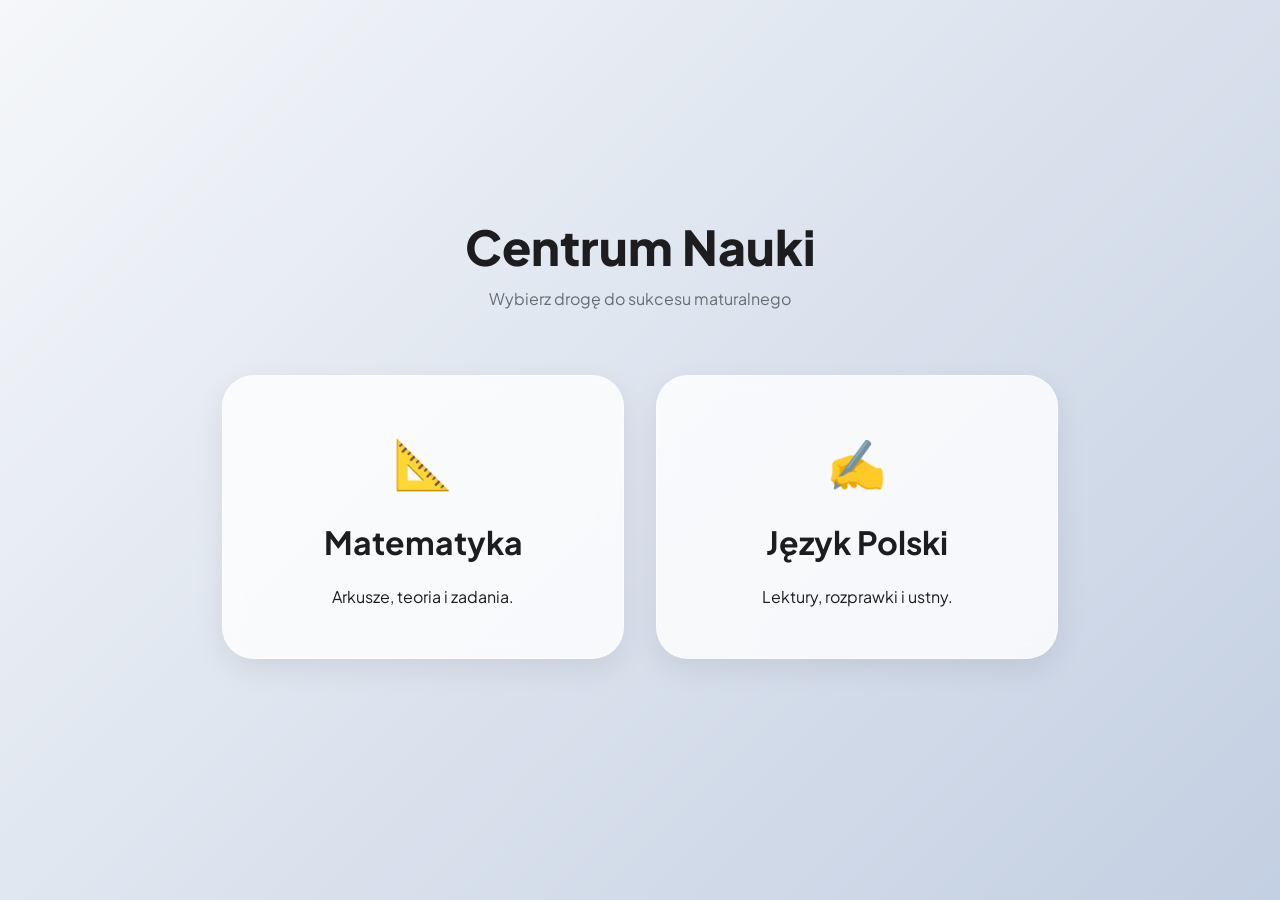
<file: index.html>
<!DOCTYPE html>
<html lang="pl">
<head>
    <meta charset="UTF-8">
    <meta name="viewport" content="width=device-width, initial-scale=1.0">
    <title>EduHub | Wybierz Przedmiot</title>
    <link href="https://fonts.googleapis.com/css2?family=Plus+Jakarta+Sans:wght@400;600;800&display=swap" rel="stylesheet">
    <link rel="stylesheet" href="assets/css/global.css">
    <style>
        body { background: var(--bg-gradient); min-height: 100vh; display: flex; flex-direction: column; align-items: center; justify-content: center; }
        .hub-container { width: 100%; max-width: 900px; display: grid; grid-template-columns: repeat(auto-fit, minmax(300px, 1fr)); gap: 2rem; padding: 2rem; }
        .card { 
            background: rgba(255, 255, 255, 0.8); backdrop-filter: blur(10px); border-radius: 32px; padding: 3rem; 
            text-decoration: none; color: var(--text-dark); text-align: center; transition: var(--transition); 
            box-shadow: var(--card-shadow); border: 1px solid rgba(255,255,255,0.5);
        }
        .card:hover { transform: translateY(-10px); background: white; }
        .card h2 { font-size: 2rem; margin-bottom: 1rem; }
        .card-math:hover { border-bottom: 6px solid var(--accent-math); }
        .card-polish:hover { border-bottom: 6px solid var(--accent-polish); }
    </style>
</head>
<body>
    <header style="text-align: center; margin-bottom: 2rem;">
        <h1 style="font-size: 3rem; font-weight: 800;">Centrum Nauki</h1>
        <p style="color: var(--text-muted);">Wybierz drogę do sukcesu maturalnego</p>
    </header>

    <main class="hub-container">
        <a href="subjects/matematyka/index.html" class="card card-math">
            <div style="font-size: 3rem; margin-bottom: 1rem;">📐</div>
            <h2>Matematyka</h2>
            <p>Arkusze, teoria i zadania.</p>
        </a>
        <a href="subjects/polski/index.html" class="card card-polish">
            <div style="font-size: 3rem; margin-bottom: 1rem;">✍️</div>
            <h2>Język Polski</h2>
            <p>Lektury, rozprawki i ustny.</p>
        </a>
    </main>
</body>
</html>
</file>
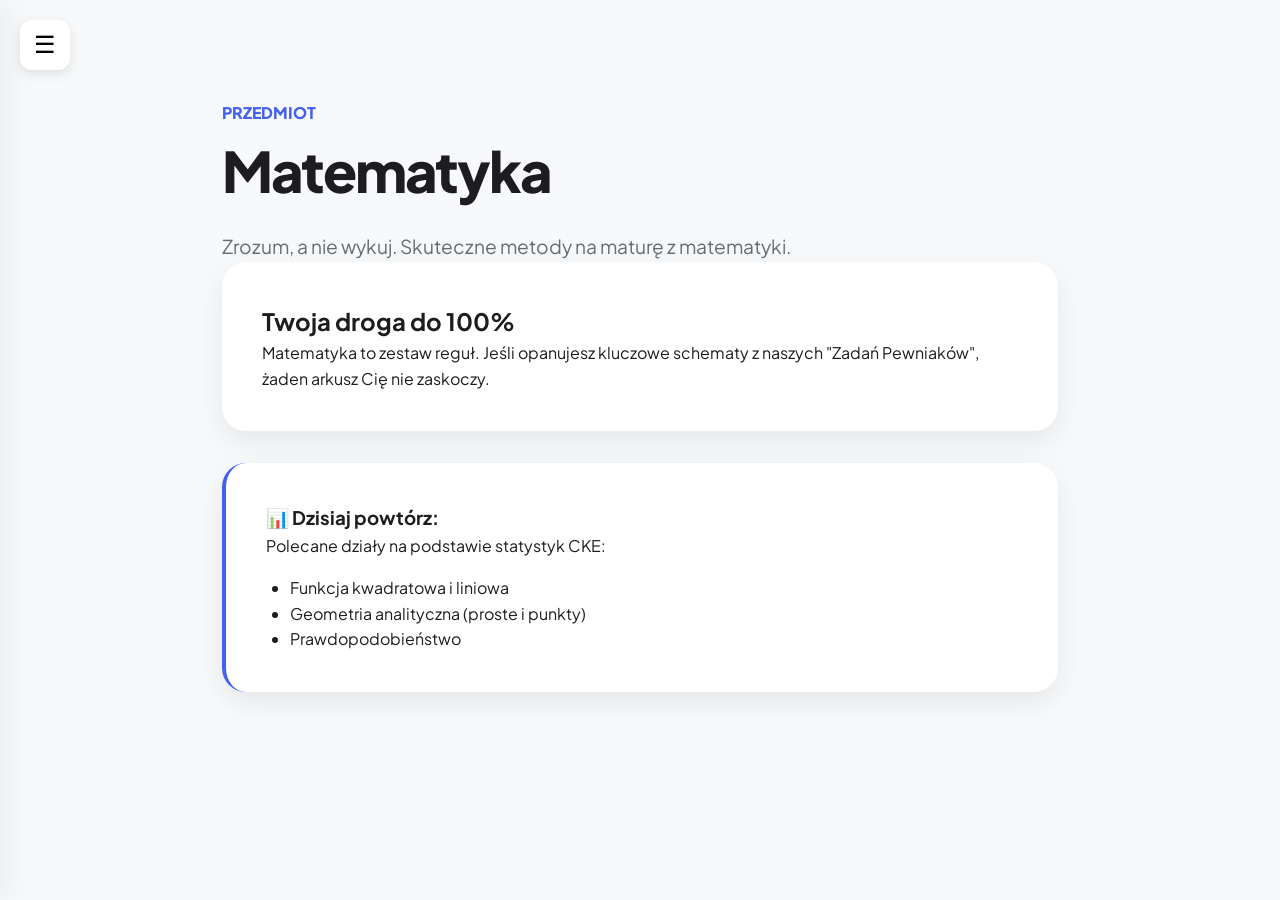
<file: subjects/matematyka/index.html>
<!DOCTYPE html>
<html lang="pl">
<head>
    <meta charset="UTF-8">
    <meta name="viewport" content="width=device-width, initial-scale=1.0">
    <title>Matematyka | EduHub</title>
    <link href="https://fonts.googleapis.com/css2?family=Plus+Jakarta+Sans:wght@400;600;800&display=swap" rel="stylesheet">
    <link rel="stylesheet" href="../../assets/css/global.css">
    <style>
        .math-accent { color: var(--accent-math); font-weight: 800; text-transform: uppercase; }
        .nav-link:hover { color: var(--accent-math); background: #f0f4ff; }
    </style>
</head>
<body>

    <button class="menu-toggle" onclick="toggleMenu()">☰</button>
    <div class="overlay" onclick="toggleMenu()"></div>

    <nav class="sidebar" id="sidebar">
        <div class="nav-section">
            <h3>Działy i Teoria</h3>
            <a href="#" class="nav-link">📐 Funkcje</a>
            <a href="#" class="nav-link">🔢 Ciągi</a>
            <a href="#" class="nav-link">🧊 Stereometria</a>
        </div>
        <div class="nav-section">
            <h3>Egzamin</h3>
            <a href="#" class="nav-link">📝 Zadania Pewniaki</a>
            <a href="#" class="nav-link">⏱️ Arkusze</a>
            <a href="#" class="nav-link">🧮 Tablice</a>
        </div>
        <div style="margin-top: auto;">
            <a href="../../index.html" class="nav-link" style="color: #94a3b8;">🏠 Powrót do HUBa</a>
        </div>
    </nav>

    <main class="container">
        <div class="page-header">
            <span class="math-accent">Przedmiot</span>
            <h1 style="font-size: 3.5rem; font-weight: 800; letter-spacing: -2px;">Matematyka</h1>
            <p style="font-size: 1.2rem; color: var(--text-muted); margin-top: 1rem;">
                Zrozum, a nie wykuj. Skuteczne metody na maturę z matematyki.
            </p>
        </div>

        <section class="content-card">
            <h2>Twoja droga do 100%</h2>
            <p>Matematyka to zestaw reguł. Jeśli opanujesz kluczowe schematy z naszych "Zadań Pewniaków", żaden arkusz Cię nie zaskoczy.</p>
        </section>

        <section class="content-card" style="border-left: 4px solid var(--accent-math);">
            <h3>📊 Dzisiaj powtórz:</h3>
            <p>Polecane działy na podstawie statystyk CKE:</p>
            <ul style="margin: 1rem 0 0 1.5rem;">
                <li>Funkcja kwadratowa i liniowa</li>
                <li>Geometria analityczna (proste i punkty)</li>
                <li>Prawdopodobieństwo</li>
            </ul>
        </section>
    </main>

    <script src="../../assets/js/menu.js"></script>
</body>
</html>
</file>
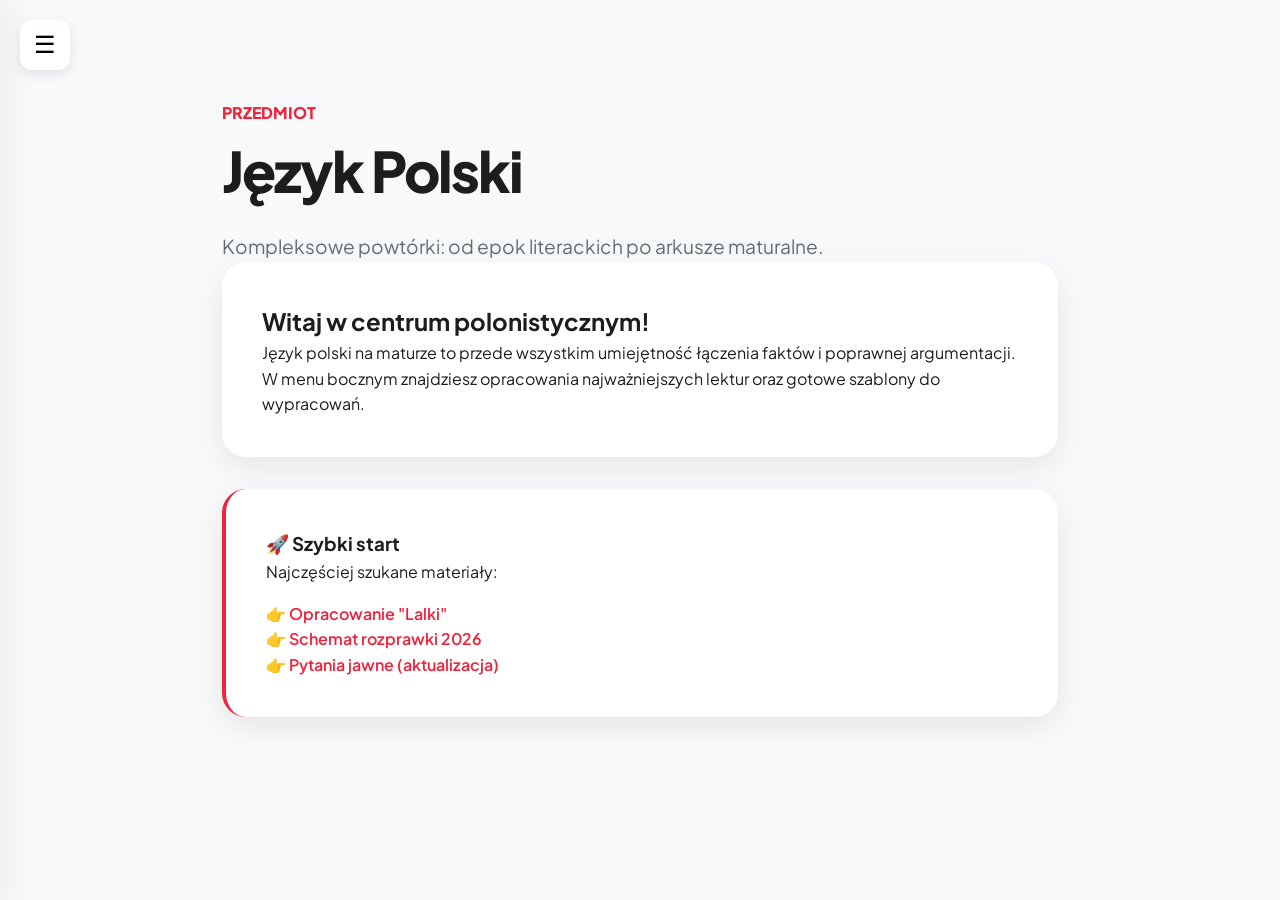
<file: subjects/polski/index.html>
<!DOCTYPE html>
<html lang="pl">
<head>
    <meta charset="UTF-8">
    <meta name="viewport" content="width=device-width, initial-scale=1.0">
    <title>Język Polski | EduHub</title>
    <link href="https://fonts.googleapis.com/css2?family=Plus+Jakarta+Sans:wght@400;600;800&display=swap" rel="stylesheet">
    <link rel="stylesheet" href="../../assets/css/global.css">
</head>
<body>

    <button class="menu-toggle" onclick="toggleMenu()">☰</button>
    <div class="overlay" onclick="toggleMenu()"></div>

    <nav class="sidebar" id="sidebar">
        <div class="nav-section">
            <h3>Lektury i Motywy</h3>
            <a href="lektury/lista.html" class="nav-link">📚 Lista Lektur</a>
            <a href="lektury/motywy.html" class="nav-link">🎭 Motywy</a>
            
            <div class="dropdown-container">
                <button class="dropdown-btn" onclick="toggleDropdown()">
                    <span>🔥 Top 5 Lektur</span>
                    <span class="arrow" id="dropdown-arrow">▼</span>
                </button>
                <div class="dropdown-content" id="top5-menu">
                    <a href="lektury/lalka.html" class="dropdown-link">Lalka</a>
                    <a href="lektury/dziady.html" class="dropdown-link">Dziady III</a>
                    <a href="lektury/pantadeusz.html" class="dropdown-link">Pan Tadeusz</a>
                    <a href="lektury/wesele.html" class="dropdown-link">Wesele</a>
                    <a href="lektury/makbet.html" class="dropdown-link">Makbet</a>
                    <a href="lektury/dzuma.html" class="dropdown-link">Dżuma</a>
                </div>
            </div>
        </div>

        <div class="nav-section">
            <h3>Warsztat</h3>
            <a href="warsztat/rozprawka.html" class="nav-link">✍️ Rozprawka</a>
            <a href="warsztat/notatka.html" class="nav-link">📝 Notatka</a>
            <a href="warsztat/analiza.html" class="nav-link">🧐 Analiza Wiersza</a>
        </div>

        <div class="nav-section">
            <h3>Egzamin</h3>
            <a href="egzamin/ustna.html" class="nav-link">📋 Matura Ustna</a>
            <a href="egzamin/arkusze.html" class="nav-link">⏱️ Arkusze</a>
            <a href="egzamin/epoki.html" class="nav-link">⌛ Epoki</a>
        </div>

        <div style="margin-top: auto;">
            <a href="../../index.html" class="nav-link" style="color: #94a3b8;">🏠 Powrót do HUBa</a>
        </div>
    </nav>

    <main class="container">
        <div class="page-header">
            <span style="color: var(--accent-polish); font-weight: 800; text-transform: uppercase;">Przedmiot</span>
            <h1 style="font-size: 3.5rem; font-weight: 800; letter-spacing: -2px;">Język Polski</h1>
            <p style="font-size: 1.2rem; color: var(--text-muted); margin-top: 1rem;">
                Kompleksowe powtórki: od epok literackich po arkusze maturalne.
            </p>
        </div>

        <section class="content-card">
            <h2>Witaj w centrum polonistycznym!</h2>
            <p>Język polski na maturze to przede wszystkim umiejętność łączenia faktów i poprawnej argumentacji. W menu bocznym znajdziesz opracowania najważniejszych lektur oraz gotowe szablony do wypracowań.</p>
        </section>

        <section class="content-card" style="border-left: 4px solid var(--accent-polish);">
            <h3>🚀 Szybki start</h3>
            <p>Najczęściej szukane materiały:</p>
            <ul style="margin-top: 1rem; list-style: none;">
                <li>👉 <a href="lektury/lalka.html" style="color: var(--accent-polish); text-decoration: none; font-weight: 600;">Opracowanie "Lalki"</a></li>
                <li>👉 <a href="warsztat/rozprawka.html" style="color: var(--accent-polish); text-decoration: none; font-weight: 600;">Schemat rozprawki 2026</a></li>
                <li>👉 <a href="egzamin/ustna.html" style="color: var(--accent-polish); text-decoration: none; font-weight: 600;">Pytania jawne (aktualizacja)</a></li>
            </ul>
        </section>
    </main>

    <script src="../../assets/js/menu.js"></script>
</body>
</html>
</file>
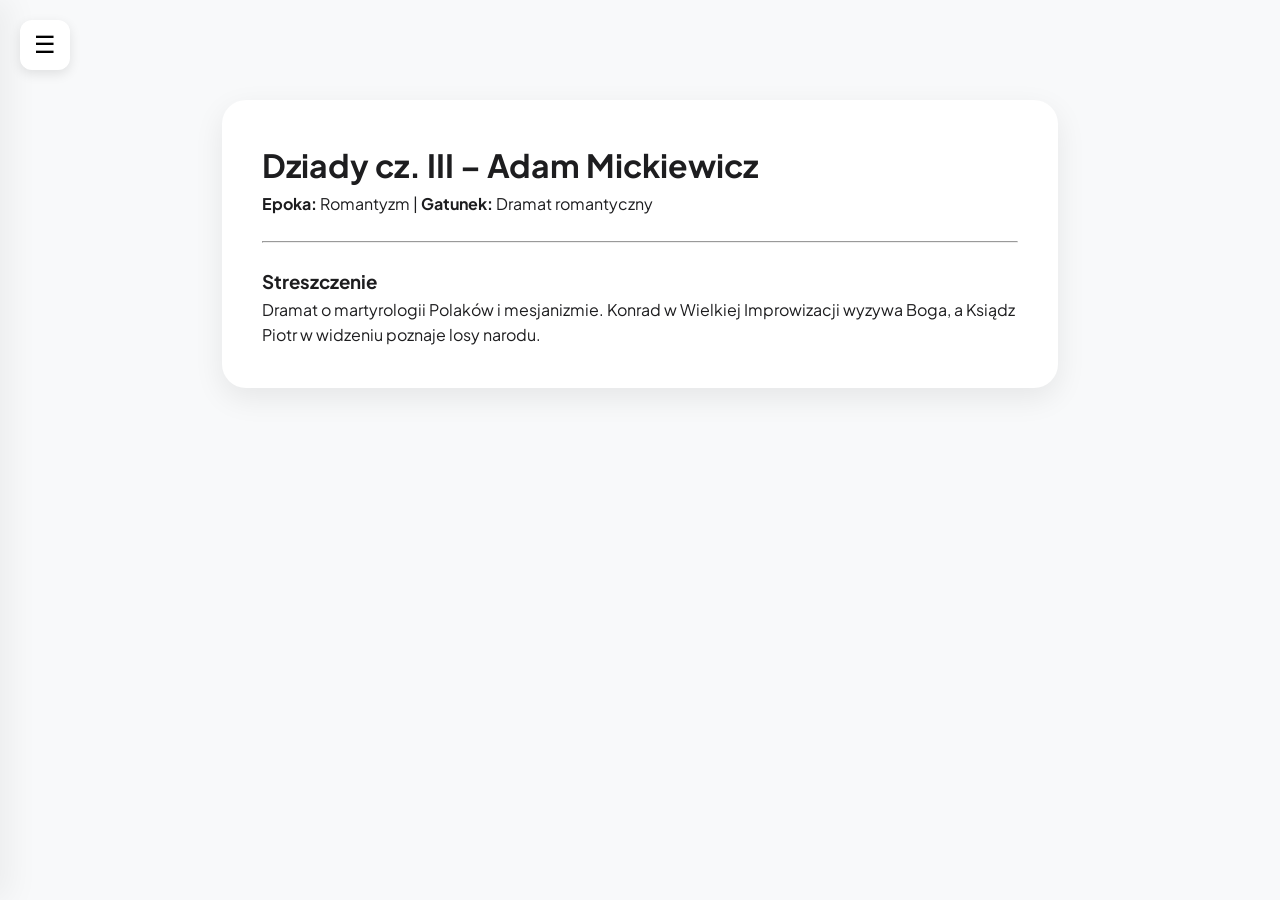
<file: subjects/polski/lektury/dziady.html>
<!DOCTYPE html>
<html lang="pl">
<head>
    <meta charset="UTF-8">
    <meta name="viewport" content="width=device-width, initial-scale=1.0">
    <title>Dziady cz. III - Adam Mickiewicz | EduHub</title>
    <link href="https://fonts.googleapis.com/css2?family=Plus+Jakarta+Sans:wght@400;600;800&display=swap" rel="stylesheet">
    <link rel="stylesheet" href="../../../assets/css/global.css">
</head>
<body>
    <button class="menu-toggle" onclick="toggleMenu()">☰</button>
    <div class="overlay" onclick="toggleMenu()"></div>
    
    <nav class="sidebar" id="sidebar">
        <div class="nav-section">
            <h3>Lektury i Motywy</h3>
            <div class="dropdown-container">
                <button class="dropdown-btn" onclick="toggleDropdown()">
                    <span>🔥 Top 5 Lektur</span>
                    <span class="arrow" id="dropdown-arrow">▼</span>
                </button>
                <div class="dropdown-content show" id="top5-menu">
                    <a href="lalka.html" class="dropdown-link">Lalka</a>
                    <a href="dziady.html" class="dropdown-link" style="color: var(--accent-polish); font-weight: 800; background: #fff5f6;">Dziady cz. III</a>
                    <a href="pantadeusz.html" class="dropdown-link">Pan Tadeusz</a>
                    <a href="wesele.html" class="dropdown-link">Wesele</a>
                    <a href="makbet.html" class="dropdown-link">Makbet</a>
                    <a href="dzuma.html" class="dropdown-link">Dżuma</a>
                </div>
            </div>
            <a href="lista.html" class="nav-link">📚 Lista Lektur</a>
            <a href="motywy.html" class="nav-link">🎭 Motywy</a>
        </div>
        <div class="nav-section">
            <h3>Warsztat</h3>
            <a href="../warsztat/rozprawka.html" class="nav-link">✍️ Rozprawka</a>
            <a href="../warsztat/notatka.html" class="nav-link">📝 Notatka</a>
        </div>
        <div style="margin-top: auto;"><a href="../../../index.html" class="nav-link" style="color: #94a3b8;">🏠 Powrót do HUBa</a></div>
    </nav>

    <main class="container">
        <div class="content-card">
            <h1>Dziady cz. III – Adam Mickiewicz</h1>
            <p><strong>Epoka:</strong> Romantyzm | <strong>Gatunek:</strong> Dramat romantyczny</p>
            <hr style="margin: 1.5rem 0;">
            <h3>Streszczenie</h3>
            <p>Dramat o martyrologii Polaków i mesjanizmie. Konrad w Wielkiej Improwizacji wyzywa Boga, a Ksiądz Piotr w widzeniu poznaje losy narodu.</p>
        </div>
    </main>
    <script src="../../../assets/js/menu.js"></script>
</body>
</html>
</file>
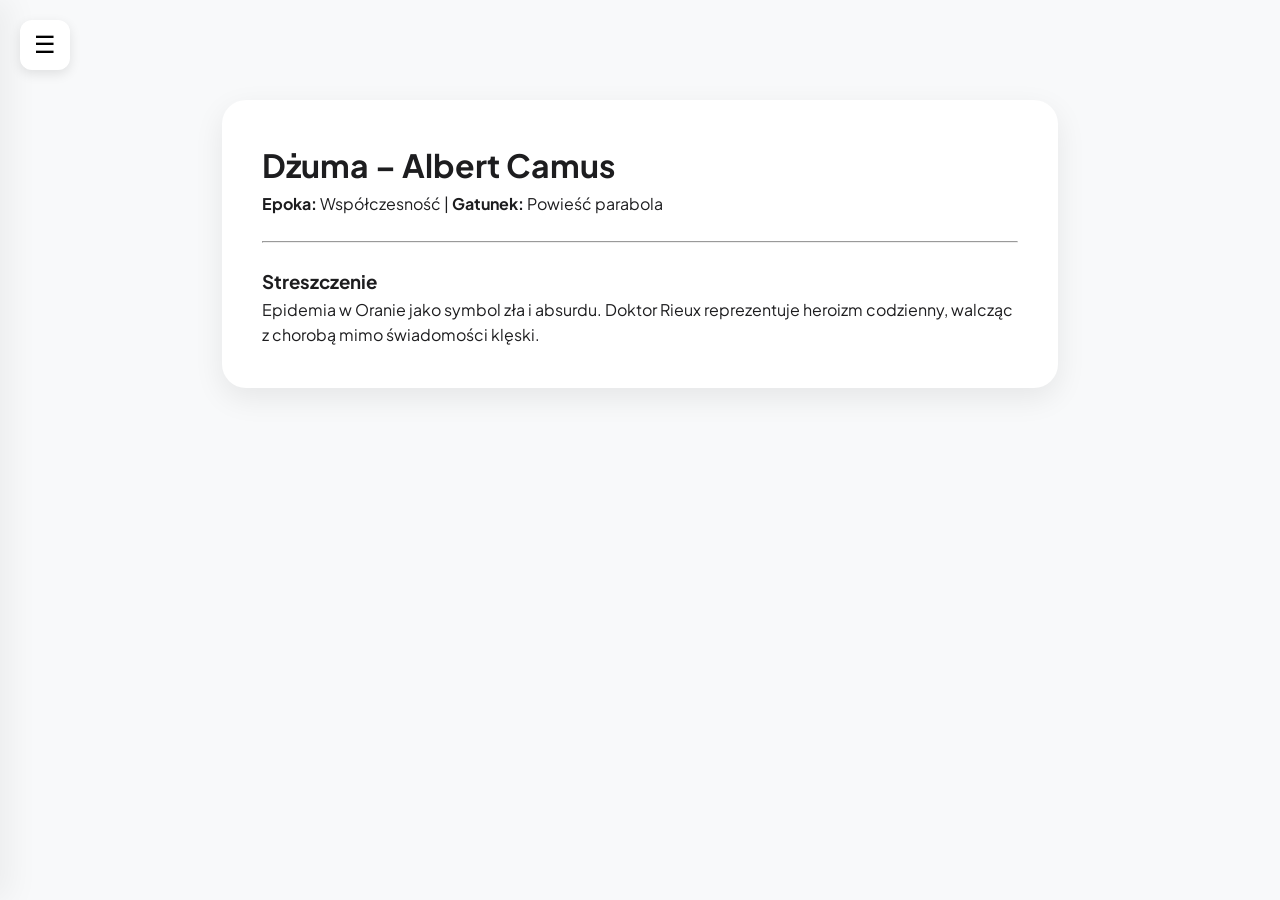
<file: subjects/polski/lektury/dzuma.html>
<!DOCTYPE html>
<html lang="pl">
<head>
    <meta charset="UTF-8">
    <meta name="viewport" content="width=device-width, initial-scale=1.0">
    <title>Dżuma - Albert Camus | EduHub</title>
    <link href="https://fonts.googleapis.com/css2?family=Plus+Jakarta+Sans:wght@400;600;800&display=swap" rel="stylesheet">
    <link rel="stylesheet" href="../../../assets/css/global.css">
</head>
<body>
    <button class="menu-toggle" onclick="toggleMenu()">☰</button>
    <div class="overlay" onclick="toggleMenu()"></div>
    
    <nav class="sidebar" id="sidebar">
        <div class="nav-section">
            <h3>Lektury i Motywy</h3>
            <div class="dropdown-container">
                <button class="dropdown-btn" onclick="toggleDropdown()">
                    <span>🔥 Top 5 Lektur</span>
                    <span class="arrow" id="dropdown-arrow">▼</span>
                </button>
                <div class="dropdown-content show" id="top5-menu">
                    <a href="lalka.html" class="dropdown-link">Lalka</a>
                    <a href="dziady.html" class="dropdown-link">Dziady cz. III</a>
                    <a href="pantadeusz.html" class="dropdown-link">Pan Tadeusz</a>
                    <a href="wesele.html" class="dropdown-link">Wesele</a>
                    <a href="makbet.html" class="dropdown-link">Makbet</a>
                    <a href="dzuma.html" class="dropdown-link" style="color: var(--accent-polish); font-weight: 800; background: #fff5f6;">Dżuma</a>
                </div>
            </div>
            <a href="lista.html" class="nav-link">📚 Lista Lektur</a>
            <a href="motywy.html" class="nav-link">🎭 Motywy</a>
        </div>
        <div class="nav-section">
            <h3>Warsztat</h3>
            <a href="../warsztat/rozprawka.html" class="nav-link">✍️ Rozprawka</a>
            <a href="../warsztat/notatka.html" class="nav-link">📝 Notatka</a>
        </div>
        <div style="margin-top: auto;"><a href="../../../index.html" class="nav-link" style="color: #94a3b8;">🏠 Powrót do HUBa</a></div>
    </nav>

    <main class="container">
        <div class="content-card">
            <h1>Dżuma – Albert Camus</h1>
            <p><strong>Epoka:</strong> Współczesność | <strong>Gatunek:</strong> Powieść parabola</p>
            <hr style="margin: 1.5rem 0;">
            <h3>Streszczenie</h3>
            <p>Epidemia w Oranie jako symbol zła i absurdu. Doktor Rieux reprezentuje heroizm codzienny, walcząc z chorobą mimo świadomości klęski.</p>
        </div>
    </main>
    <script src="../../../assets/js/menu.js"></script>
</body>
</html>
</file>
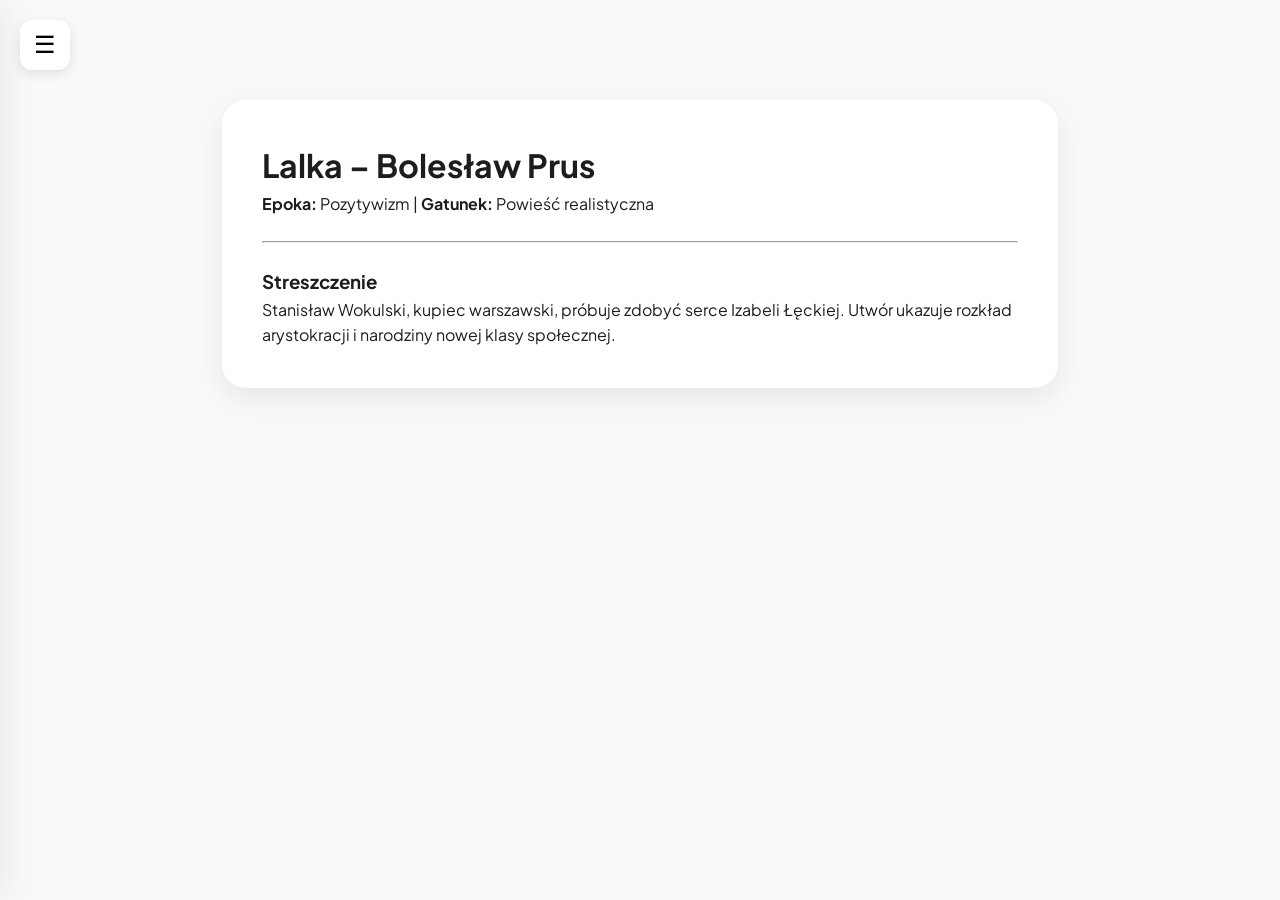
<file: subjects/polski/lektury/lalka.html>
<!DOCTYPE html>
<html lang="pl">
<head>
    <meta charset="UTF-8">
    <meta name="viewport" content="width=device-width, initial-scale=1.0">
    <title>Lalka - Bolesław Prus | EduHub</title>
    <link href="https://fonts.googleapis.com/css2?family=Plus+Jakarta+Sans:wght@400;600;800&display=swap" rel="stylesheet">
    <link rel="stylesheet" href="../../../assets/css/global.css">
</head>
<body>
    <button class="menu-toggle" onclick="toggleMenu()">☰</button>
    <div class="overlay" onclick="toggleMenu()"></div>
    
    <nav class="sidebar" id="sidebar">
        <div class="nav-section">
            <h3>Lektury i Motywy</h3>
            <div class="dropdown-container">
                <button class="dropdown-btn" onclick="toggleDropdown()">
                    <span>🔥 Top 5 Lektur</span>
                    <span class="arrow" id="dropdown-arrow">▼</span>
                </button>
                <div class="dropdown-content show" id="top5-menu">
                    <a href="lalka.html" class="dropdown-link" style="color: var(--accent-polish); font-weight: 800; background: #fff5f6;">Lalka</a>
                    <a href="dziady.html" class="dropdown-link">Dziady cz. III</a>
                    <a href="pantadeusz.html" class="dropdown-link">Pan Tadeusz</a>
                    <a href="wesele.html" class="dropdown-link">Wesele</a>
                    <a href="makbet.html" class="dropdown-link">Makbet</a>
                    <a href="dzuma.html" class="dropdown-link">Dżuma</a>
                </div>
            </div>
            <a href="lista.html" class="nav-link">📚 Lista Lektur</a>
            <a href="motywy.html" class="nav-link">🎭 Motywy</a>
        </div>
        <div class="nav-section">
            <h3>Warsztat</h3>
            <a href="../warsztat/rozprawka.html" class="nav-link">✍️ Rozprawka</a>
            <a href="../warsztat/notatka.html" class="nav-link">📝 Notatka</a>
        </div>
        <div style="margin-top: auto;"><a href="../../../index.html" class="nav-link" style="color: #94a3b8;">🏠 Powrót do HUBa</a></div>
    </nav>

    <main class="container">
        <div class="content-card">
            <h1>Lalka – Bolesław Prus</h1>
            <p><strong>Epoka:</strong> Pozytywizm | <strong>Gatunek:</strong> Powieść realistyczna</p>
            <hr style="margin: 1.5rem 0;">
            <h3>Streszczenie</h3>
            <p>Stanisław Wokulski, kupiec warszawski, próbuje zdobyć serce Izabeli Łęckiej. Utwór ukazuje rozkład arystokracji i narodziny nowej klasy społecznej.</p>
        </div>
    </main>
    <script src="../../../assets/js/menu.js"></script>
</body>
</html>
</file>
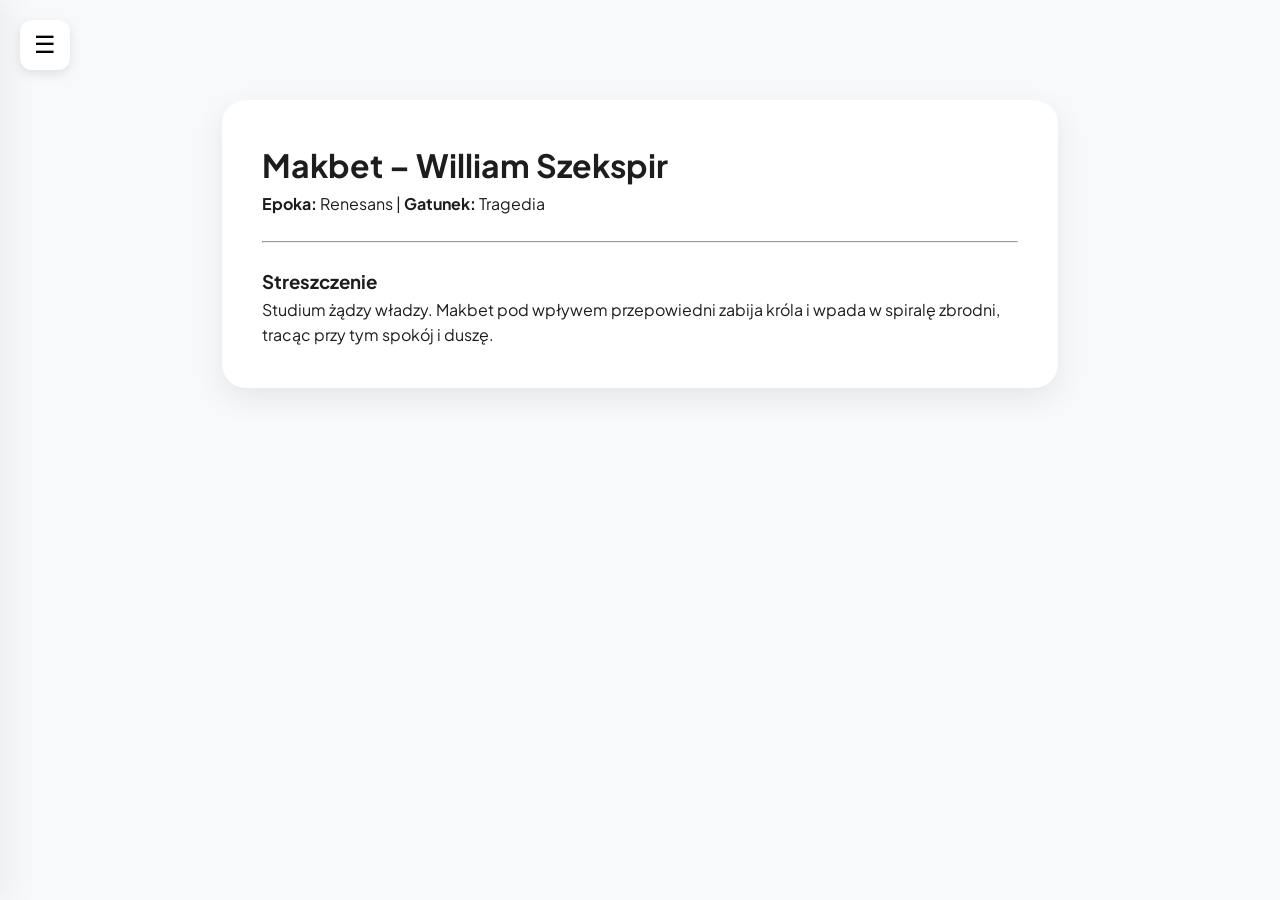
<file: subjects/polski/lektury/makbet.html>
<!DOCTYPE html>
<html lang="pl">
<head>
    <meta charset="UTF-8">
    <meta name="viewport" content="width=device-width, initial-scale=1.0">
    <title>Makbet - William Szekspir | EduHub</title>
    <link href="https://fonts.googleapis.com/css2?family=Plus+Jakarta+Sans:wght@400;600;800&display=swap" rel="stylesheet">
    <link rel="stylesheet" href="../../../assets/css/global.css">
</head>
<body>
    <button class="menu-toggle" onclick="toggleMenu()">☰</button>
    <div class="overlay" onclick="toggleMenu()"></div>
    
    <nav class="sidebar" id="sidebar">
        <div class="nav-section">
            <h3>Lektury i Motywy</h3>
            <div class="dropdown-container">
                <button class="dropdown-btn" onclick="toggleDropdown()">
                    <span>🔥 Top 5 Lektur</span>
                    <span class="arrow" id="dropdown-arrow">▼</span>
                </button>
                <div class="dropdown-content show" id="top5-menu">
                    <a href="lalka.html" class="dropdown-link">Lalka</a>
                    <a href="dziady.html" class="dropdown-link">Dziady cz. III</a>
                    <a href="pantadeusz.html" class="dropdown-link">Pan Tadeusz</a>
                    <a href="wesele.html" class="dropdown-link">Wesele</a>
                    <a href="makbet.html" class="dropdown-link" style="color: var(--accent-polish); font-weight: 800; background: #fff5f6;">Makbet</a>
                    <a href="dzuma.html" class="dropdown-link">Dżuma</a>
                </div>
            </div>
            <a href="lista.html" class="nav-link">📚 Lista Lektur</a>
            <a href="motywy.html" class="nav-link">🎭 Motywy</a>
        </div>
        <div class="nav-section">
            <h3>Warsztat</h3>
            <a href="../warsztat/rozprawka.html" class="nav-link">✍️ Rozprawka</a>
            <a href="../warsztat/notatka.html" class="nav-link">📝 Notatka</a>
        </div>
        <div style="margin-top: auto;"><a href="../../../index.html" class="nav-link" style="color: #94a3b8;">🏠 Powrót do HUBa</a></div>
    </nav>

    <main class="container">
        <div class="content-card">
            <h1>Makbet – William Szekspir</h1>
            <p><strong>Epoka:</strong> Renesans | <strong>Gatunek:</strong> Tragedia</p>
            <hr style="margin: 1.5rem 0;">
            <h3>Streszczenie</h3>
            <p>Studium żądzy władzy. Makbet pod wpływem przepowiedni zabija króla i wpada w spiralę zbrodni, tracąc przy tym spokój i duszę.</p>
        </div>
    </main>
    <script src="../../../assets/js/menu.js"></script>
</body>
</html>
</file>
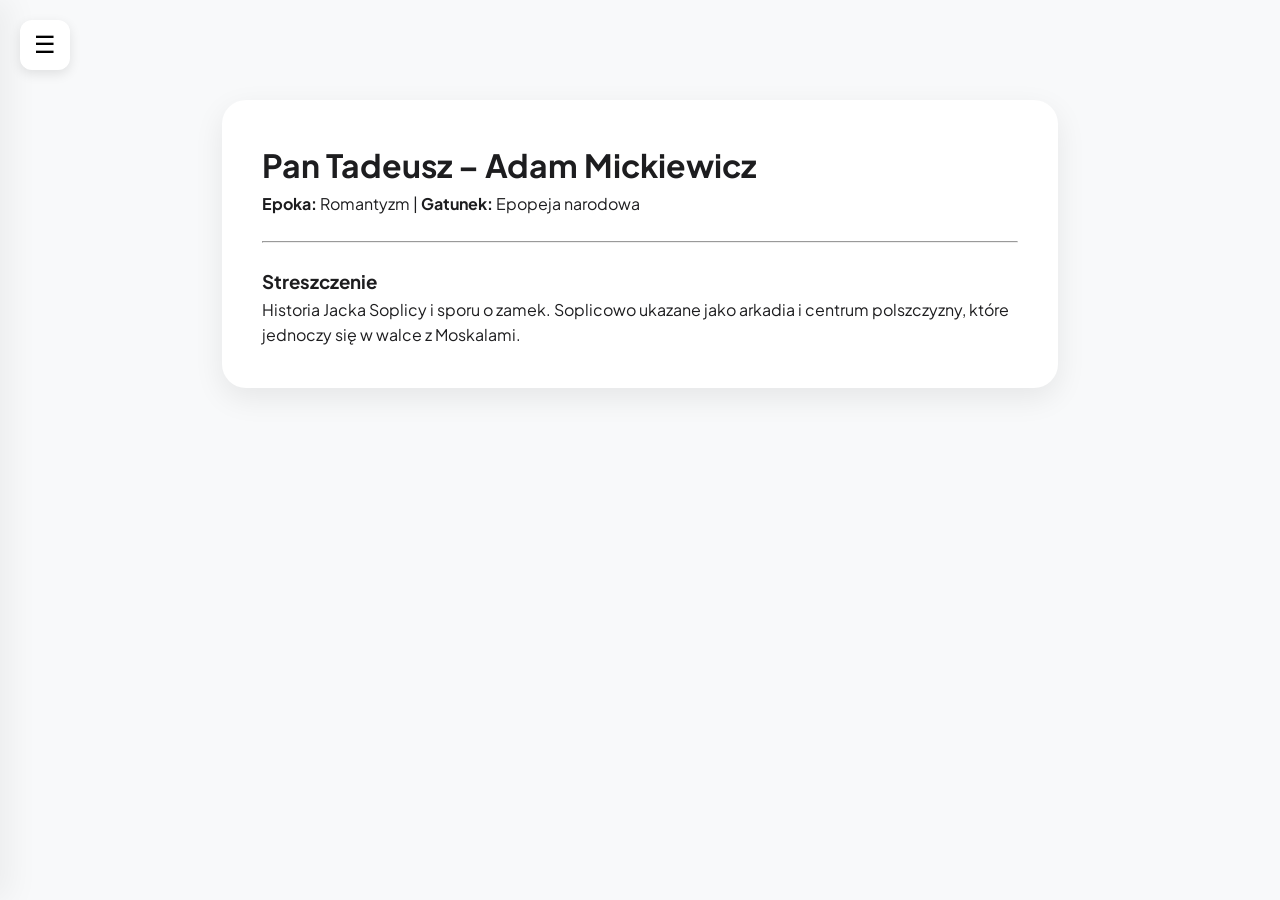
<file: subjects/polski/lektury/pantadeusz.html>
<!DOCTYPE html>
<html lang="pl">
<head>
    <meta charset="UTF-8">
    <meta name="viewport" content="width=device-width, initial-scale=1.0">
    <title>Pan Tadeusz - Adam Mickiewicz | EduHub</title>
    <link href="https://fonts.googleapis.com/css2?family=Plus+Jakarta+Sans:wght@400;600;800&display=swap" rel="stylesheet">
    <link rel="stylesheet" href="../../../assets/css/global.css">
</head>
<body>
    <button class="menu-toggle" onclick="toggleMenu()">☰</button>
    <div class="overlay" onclick="toggleMenu()"></div>
    
    <nav class="sidebar" id="sidebar">
        <div class="nav-section">
            <h3>Lektury i Motywy</h3>
            <div class="dropdown-container">
                <button class="dropdown-btn" onclick="toggleDropdown()">
                    <span>🔥 Top 5 Lektur</span>
                    <span class="arrow" id="dropdown-arrow">▼</span>
                </button>
                <div class="dropdown-content show" id="top5-menu">
                    <a href="lalka.html" class="dropdown-link">Lalka</a>
                    <a href="dziady.html" class="dropdown-link">Dziady cz. III</a>
                    <a href="pantadeusz.html" class="dropdown-link" style="color: var(--accent-polish); font-weight: 800; background: #fff5f6;">Pan Tadeusz</a>
                    <a href="wesele.html" class="dropdown-link">Wesele</a>
                    <a href="makbet.html" class="dropdown-link">Makbet</a>
                    <a href="dzuma.html" class="dropdown-link">Dżuma</a>
                </div>
            </div>
            <a href="lista.html" class="nav-link">📚 Lista Lektur</a>
            <a href="motywy.html" class="nav-link">🎭 Motywy</a>
        </div>
        <div class="nav-section">
            <h3>Warsztat</h3>
            <a href="../warsztat/rozprawka.html" class="nav-link">✍️ Rozprawka</a>
            <a href="../warsztat/notatka.html" class="nav-link">📝 Notatka</a>
        </div>
        <div style="margin-top: auto;"><a href="../../../index.html" class="nav-link" style="color: #94a3b8;">🏠 Powrót do HUBa</a></div>
    </nav>

    <main class="container">
        <div class="content-card">
            <h1>Pan Tadeusz – Adam Mickiewicz</h1>
            <p><strong>Epoka:</strong> Romantyzm | <strong>Gatunek:</strong> Epopeja narodowa</p>
            <hr style="margin: 1.5rem 0;">
            <h3>Streszczenie</h3>
            <p>Historia Jacka Soplicy i sporu o zamek. Soplicowo ukazane jako arkadia i centrum polszczyzny, które jednoczy się w walce z Moskalami.</p>
        </div>
    </main>
    <script src="../../../assets/js/menu.js"></script>
</body>
</html>
</file>
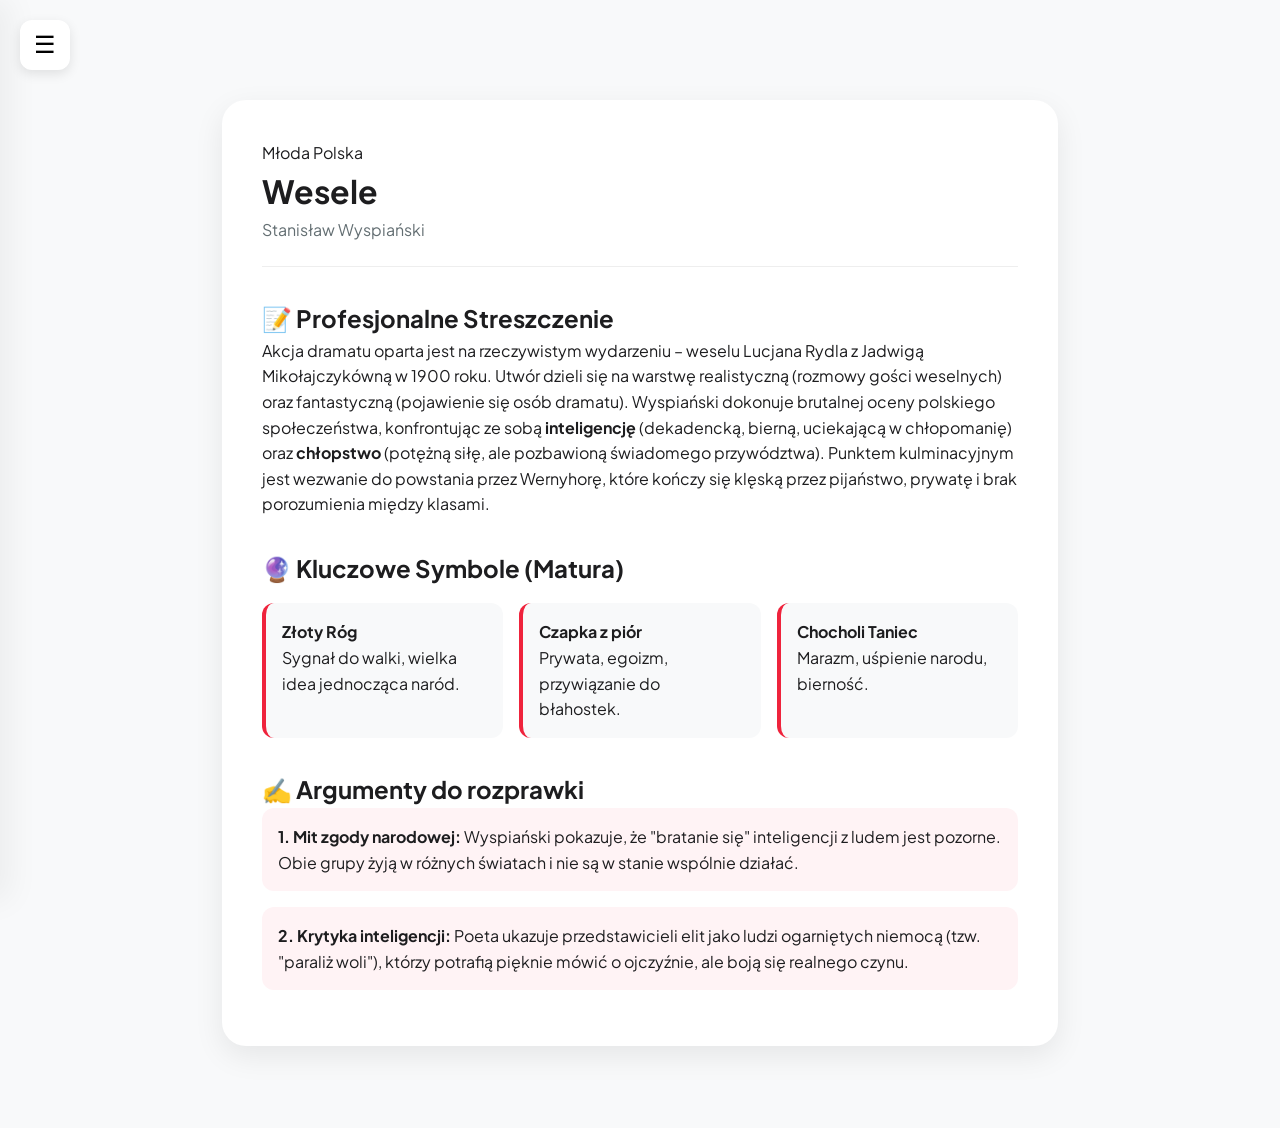
<file: subjects/polski/lektury/wesele.html>
<!DOCTYPE html>
<html lang="pl">
<head>
    <meta charset="UTF-8">
    <meta name="viewport" content="width=device-width, initial-scale=1.0">
    <title>Wesele - Stanisław Wyspiański | EduHub</title>
    <link href="https://fonts.googleapis.com/css2?family=Plus+Jakarta+Sans:wght@400;600;800&display=swap" rel="stylesheet">
    <link rel="stylesheet" href="../../../assets/css/global.css">
</head>
<body>
    <button class="menu-toggle" onclick="toggleMenu()">☰</button>
    <div class="overlay" onclick="toggleMenu()"></div>
    
    <nav class="sidebar" id="sidebar">
        <div class="nav-section">
            <h3>Lektury i Motywy</h3>
            <div class="dropdown-container">
                <button class="dropdown-btn" onclick="toggleDropdown()">
                    <span>🔥 Top 5 Lektur</span>
                    <span class="arrow" id="dropdown-arrow">▼</span>
                </button>
                <div class="dropdown-content show" id="top5-menu">
                    <a href="lalka.html" class="dropdown-link">Lalka</a>
                    <a href="dziady.html" class="dropdown-link">Dziady cz. III</a>
                    <a href="pantadeusz.html" class="dropdown-link">Pan Tadeusz</a>
                    <a href="wesele.html" class="dropdown-link" style="color: var(--accent-polish); font-weight: 800; background: #fff5f6;">Wesele</a>
                    <a href="makbet.html" class="dropdown-link">Makbet</a>
                    <a href="dzuma.html" class="dropdown-link">Dżuma</a>
                </div>
            </div>
            <a href="lista.html" class="nav-link">📚 Lista Lektur</a>
            <a href="motywy.html" class="nav-link">🎭 Motywy</a>
        </div>
        <div class="nav-section">
            <h3>Warsztat</h3>
            <a href="../warsztat/rozprawka.html" class="nav-link">✍️ Rozprawka</a>
            <a href="../warsztat/notatka.html" class="nav-link">📝 Notatka</a>
        </div>
        <div style="margin-top: auto;">
            <a href="../../../index.html" class="nav-link" style="color: #94a3b8;">🏠 Powrót do HUBa</a>
        </div>
    </nav>

    <main class="container">
        <div class="content-card">
            <span class="category-tag">Młoda Polska</span>
            <h1>Wesele</h1>
            <p style="color: var(--text-muted); margin-bottom: 1.5rem;">Stanisław Wyspiański</p>
            <hr style="margin-bottom: 2rem; border: 0; border-top: 1px solid #eee;">

            <section>
                <h2>📝 Profesjonalne Streszczenie</h2>
                <p>Akcja dramatu oparta jest na rzeczywistym wydarzeniu – weselu Lucjana Rydla z Jadwigą Mikołajczykówną w 1900 roku. Utwór dzieli się na warstwę realistyczną (rozmowy gości weselnych) oraz fantastyczną (pojawienie się osób dramatu). Wyspiański dokonuje brutalnej oceny polskiego społeczeństwa, konfrontując ze sobą <strong>inteligencję</strong> (dekadencką, bierną, uciekającą w chłopomanię) oraz <strong>chłopstwo</strong> (potężną siłę, ale pozbawioną świadomego przywództwa). Punktem kulminacyjnym jest wezwanie do powstania przez Wernyhorę, które kończy się klęską przez pijaństwo, prywatę i brak porozumienia między klasami.</p>
            </section>

            <section style="margin-top: 2rem;">
                <h2>🔮 Kluczowe Symbole (Matura)</h2>
                <div style="display: grid; grid-template-columns: repeat(auto-fit, minmax(200px, 1fr)); gap: 1rem; margin-top: 1rem;">
                    <div style="background: #f8f9fa; padding: 1rem; border-radius: 12px; border-left: 4px solid var(--accent-polish);">
                        <strong>Złoty Róg</strong><br>Sygnał do walki, wielka idea jednocząca naród.
                    </div>
                    <div style="background: #f8f9fa; padding: 1rem; border-radius: 12px; border-left: 4px solid var(--accent-polish);">
                        <strong>Czapka z piór</strong><br>Prywata, egoizm, przywiązanie do błahostek.
                    </div>
                    <div style="background: #f8f9fa; padding: 1rem; border-radius: 12px; border-left: 4px solid var(--accent-polish);">
                        <strong>Chocholi Taniec</strong><br>Marazm, uśpienie narodu, bierność.
                    </div>
                </div>
            </section>

            <section style="margin-top: 2rem;">
                <h2>✍️ Argumenty do rozprawki</h2>
                <ul style="list-style: none;">
                    <li style="margin-bottom: 1rem; padding: 1rem; background: rgba(239, 35, 60, 0.05); border-radius: 12px;">
                        <strong>1. Mit zgody narodowej:</strong> Wyspiański pokazuje, że "bratanie się" inteligencji z ludem jest pozorne. Obie grupy żyją w różnych światach i nie są w stanie wspólnie działać.
                    </li>
                    <li style="margin-bottom: 1rem; padding: 1rem; background: rgba(239, 35, 60, 0.05); border-radius: 12px;">
                        <strong>2. Krytyka inteligencji:</strong> Poeta ukazuje przedstawicieli elit jako ludzi ogarniętych niemocą (tzw. "paraliż woli"), którzy potrafią pięknie mówić o ojczyźnie, ale boją się realnego czynu.
                    </li>
                </ul>
            </section>
        </div>
    </main>

    <script src="../../../assets/js/menu.js"></script>
</body>
</html>
</file>
<file: assets/css/global.css>
:root {
    --bg-gradient: linear-gradient(135deg, #f5f7fa 0%, #c3cfe2 100%);
    --accent-polish: #ef233c;
    --accent-math: #4361ee;
    --text-dark: #1d1d1f;
    --text-muted: #636e72;
    --sidebar-width: 300px;
    --transition: all 0.3s cubic-bezier(0.4, 0, 0.2, 1);
    --card-shadow: 0 10px 30px rgba(0,0,0,0.08);
}

* { margin: 0; padding: 0; box-sizing: border-box; }

body { 
    font-family: 'Plus Jakarta Sans', sans-serif; 
    background: #f8f9fa; 
    color: var(--text-dark); 
    line-height: 1.6;
}

/* Sidebar & Navigation */
.sidebar {
    position: fixed; top: 0; left: calc(-1 * var(--sidebar-width));
    width: var(--sidebar-width); height: 100vh; background: white;
    z-index: 1000; padding: 80px 1.5rem 2rem; transition: var(--transition);
    display: flex; flex-direction: column; box-shadow: 10px 0 30px rgba(0,0,0,0.05);
    overflow-y: auto;
}

.sidebar.active { left: 0; }

.overlay {
    position: fixed; inset: 0; background: rgba(0,0,0,0.3);
    backdrop-filter: blur(4px); z-index: 999; opacity: 0; visibility: hidden; transition: var(--transition);
}

.overlay.active { opacity: 1; visibility: visible; }

.menu-toggle {
    position: fixed; top: 20px; left: 20px; z-index: 1001;
    background: white; border: none; width: 50px; height: 50px;
    border-radius: 12px; cursor: pointer; box-shadow: 0 4px 12px rgba(0,0,0,0.1); font-size: 1.5rem;
    display: flex; align-items: center; justify-content: center;
}

/* Dropdown Logic */
.dropdown-container { width: 100%; margin-bottom: 0.5rem; }

.dropdown-btn {
    width: 100%; display: flex; align-items: center; justify-content: space-between;
    padding: 0.8rem 1rem; background: none; border: none; 
    font-family: inherit; font-size: 1rem; font-weight: 600; color: var(--text-dark);
    cursor: pointer; border-radius: 12px; transition: var(--transition);
}

.dropdown-btn:hover { background: #f1f2f6; }

.dropdown-content {
    max-height: 0; overflow: hidden; transition: all 0.5s ease-in-out;
    padding-left: 1rem; background: #fafafa; border-radius: 0 0 12px 12px;
}

.dropdown-content.show { max-height: 500px; padding-bottom: 0.5rem; }

.dropdown-link {
    display: block; padding: 0.6rem 1rem; text-decoration: none;
    color: var(--text-muted); font-size: 0.9rem; font-weight: 500;
    transition: 0.2s; border-radius: 8px;
}

.dropdown-link:hover { color: var(--accent-polish); background: #fff5f6; padding-left: 1.5rem; }

.arrow { font-size: 0.8rem; transition: transform 0.3s; }
.rotate { transform: rotate(180deg); }

/* Layout Elements */
.container { max-width: 900px; margin: 0 auto; padding: 100px 2rem 50px; }
.nav-section h3 { font-size: 0.7rem; text-transform: uppercase; color: #b2bec3; margin: 1.5rem 0 0.5rem; letter-spacing: 1px; }
.nav-link { display: block; padding: 0.8rem 1rem; text-decoration: none; color: var(--text-dark); font-weight: 600; border-radius: 12px; transition: 0.2s; }
.nav-link:hover { background: #f1f2f6; transform: translateX(5px); }
.content-card { background: white; padding: 2.5rem; border-radius: 24px; box-shadow: var(--card-shadow); margin-bottom: 2rem; }
</file>
